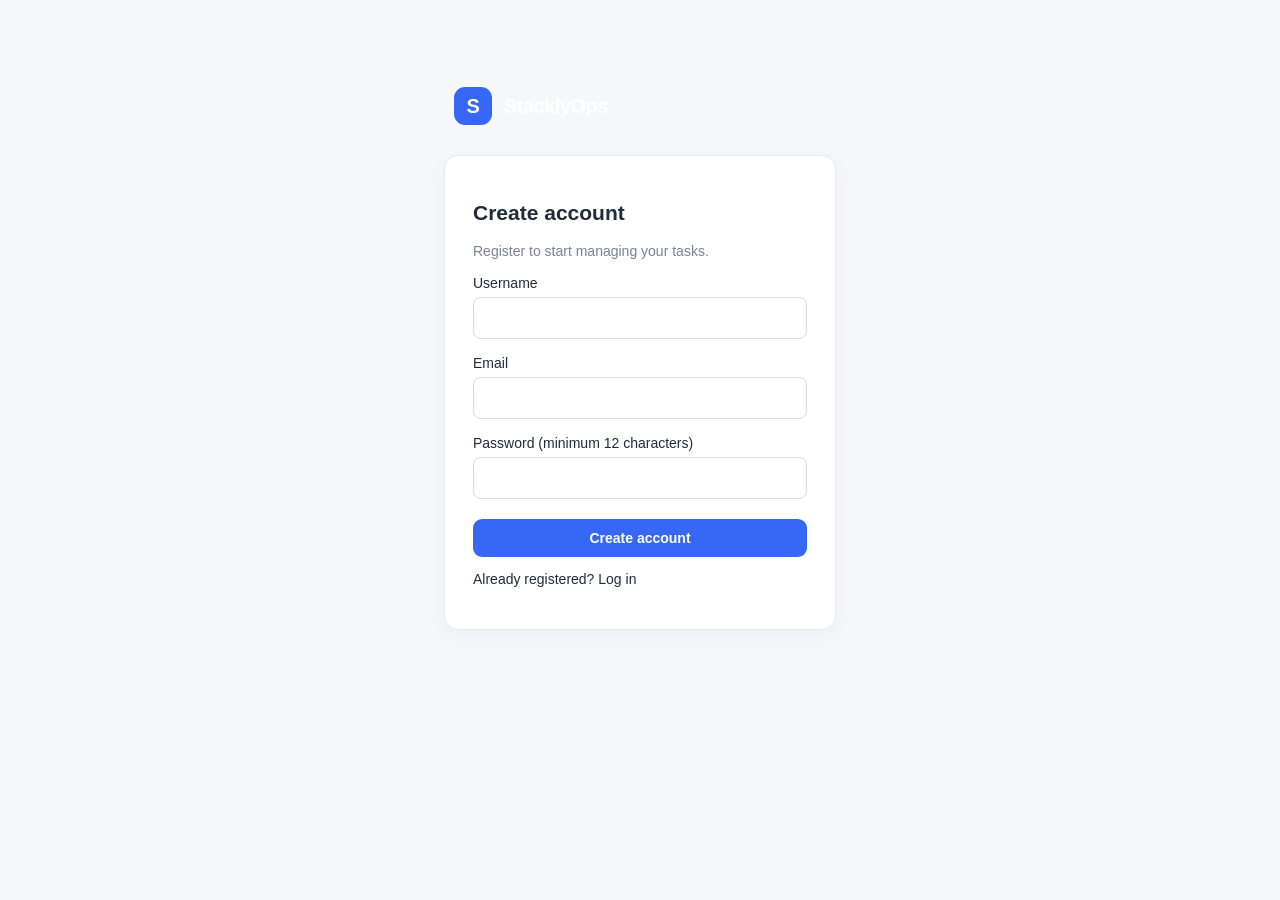
<file: FRONTEND/register.html>
<!DOCTYPE html>
<html lang="en">
<head>
  <meta charset="UTF-8">
  <meta name="viewport" content="width=device-width, initial-scale=1">
  <title>Register | StacklyOps</title>
  <link rel="stylesheet" href="assets/css/styles.css">
  <style>
    .auth-wrap{max-width:440px;margin:7vh auto;padding:24px}
    .auth-wrap .card{padding:28px}
    .auth-wrap label{display:block;margin:16px 0 6px}
    .auth-wrap input{width:100%;box-sizing:border-box;padding:12px;border:1px solid #d4dce8;border-radius:8px}
    .auth-wrap button{width:100%;margin-top:20px}
    .auth-message{margin-top:12px;color:#b42318}
  </style>
</head>
<body>
  <main class="auth-wrap">
    <a class="brand" href="register.html"><span class="brand-mark">S</span><span>StacklyOps</span></a>
    <section class="card">
      <h1>Create account</h1>
      <p class="muted">Register to start managing your tasks.</p>
      <form id="register-form">
        <label for="username">Username</label>
        <input id="username" autocomplete="username" minlength="3" maxlength="80" required>
        <label for="email">Email</label>
        <input id="email" type="email" autocomplete="email" required>
        <label for="password">Password (minimum 12 characters)</label>
        <input id="password" type="password" autocomplete="new-password" minlength="12" required>
        <button class="btn btn-primary" type="submit">Create account</button>
        <p id="message" class="auth-message" role="status"></p>
      </form>
      <p>Already registered? <a href="login.html">Log in</a></p>
    </section>
  </main>
  <script src="assets/js/register.js"></script>
</body>
</html>
</file>
<file: FRONTEND/assets/css/styles.css>
:root {
  --navy: #14213d;
  --navy-light: #1e3155;
  --blue: #3768f5;
  --blue-light: #edf2ff;
  --background: #f5f7fb;
  --surface: #ffffff;
  --text: #202b3c;
  --muted: #778399;
  --border: #e4e9f2;
  --green: #138a63;
  --red: #c64242;
  --radius: 14px;
  --shadow: 0 5px 20px rgba(25, 45, 80, .045);
}

* { box-sizing: border-box; }

body {
  margin: 0;
  background: var(--background);
  color: var(--text);
  font-family: Inter, "Segoe UI", Arial, sans-serif;
  font-size: 14px;
}

a { color: inherit; text-decoration: none; }
button, input, select, textarea { font: inherit; }
button { cursor: pointer; }

.app-shell { min-height: 100vh; }

.sidebar {
  position: fixed;
  inset: 0 auto 0 0;
  width: 250px;
  display: flex;
  flex-direction: column;
  background: var(--navy);
  color: #d5def1;
  padding: 25px 16px;
  z-index: 10;
}

.brand {
  display: flex;
  align-items: center;
  gap: 12px;
  padding: 0 10px 30px;
  color: #fff;
  font-size: 20px;
  font-weight: 750;
  letter-spacing: -.5px;
}

.brand-mark {
  display: grid;
  place-items: center;
  width: 38px;
  height: 38px;
  border-radius: 11px;
  background: var(--blue);
  color: white;
  font-weight: 800;
}

.nav-label {
  margin: 12px 12px 9px;
  color: #8998b5;
  font-size: 10px;
  font-weight: 700;
  letter-spacing: 1.4px;
  text-transform: uppercase;
}

.nav-link {
  display: flex;
  align-items: center;
  gap: 12px;
  margin: 3px 0;
  padding: 12px;
  border-radius: 9px;
  color: #c4cee1;
  transition: background .15s ease;
}

.nav-link:hover,
.nav-link.active {
  background: var(--navy-light);
  color: white;
}

.nav-link.active { box-shadow: inset 3px 0 var(--blue); }

.nav-icon {
  display: inline-grid;
  place-items: center;
  width: 22px;
  font-size: 17px;
}

.sidebar-bottom {
  margin-top: auto;
  padding: 16px 10px 0;
  border-top: 1px solid #34415b;
  color: #9eacc4;
  font-size: 12px;
  line-height: 1.7;
}

.main-area { margin-left: 250px; min-height: 100vh; }

.topbar {
  display: flex;
  align-items: center;
  justify-content: space-between;
  gap: 20px;
  min-height: 76px;
  padding: 16px 34px;
  background: var(--surface);
  border-bottom: 1px solid var(--border);
}

.breadcrumb { color: var(--muted); font-size: 12px; margin-bottom: 5px; }
.topbar-title { font-size: 19px; font-weight: 700; }

.user-chip {
  display: flex;
  align-items: center;
  gap: 10px;
  font-weight: 650;
}

.avatar {
  display: grid;
  place-items: center;
  width: 37px;
  height: 37px;
  border-radius: 50%;
  background: var(--blue-light);
  color: var(--blue);
  font-weight: 800;
}

.content { max-width: 1500px; margin: auto; padding: 30px 34px 45px; }

.page-heading {
  display: flex;
  justify-content: space-between;
  align-items: center;
  flex-wrap: wrap;
  gap: 16px;
  margin-bottom: 24px;
}

.page-heading h1 { margin: 0 0 7px; font-size: 25px; letter-spacing: -.6px; }
.page-heading p { margin: 0; color: var(--muted); line-height: 1.6; }

.grid { display: grid; gap: 20px; }
.grid-2 { grid-template-columns: repeat(2, minmax(0, 1fr)); }
.grid-3 { grid-template-columns: repeat(3, minmax(0, 1fr)); }
.grid-4 { grid-template-columns: repeat(4, minmax(0, 1fr)); }

.card {
  min-width: 0;
  background: var(--surface);
  border: 1px solid var(--border);
  border-radius: var(--radius);
  box-shadow: var(--shadow);
  padding: 22px;
}

.card-title { margin: 0; font-size: 15px; font-weight: 700; }
.card-subtitle { margin: 7px 0 0; color: var(--muted); line-height: 1.6; }

.stat-card { position: relative; overflow: hidden; }
.stat-label { color: var(--muted); font-size: 12px; font-weight: 600; }
.stat-value { margin: 14px 0 9px; font-size: 29px; font-weight: 750; letter-spacing: -1px; }
.stat-note { color: var(--muted); font-size: 12px; }

.stat-icon {
  position: absolute;
  top: 20px;
  right: 20px;
  display: grid;
  place-items: center;
  width: 40px;
  height: 40px;
  border-radius: 12px;
  background: var(--blue-light);
  color: var(--blue);
  font-size: 19px;
}

.btn {
  display: inline-flex;
  justify-content: center;
  align-items: center;
  gap: 8px;
  border: 1px solid transparent;
  border-radius: 9px;
  padding: 10px 15px;
  font-weight: 650;
  transition: opacity .15s ease;
}

.btn:hover { opacity: .86; }
.btn:disabled { opacity: .5; cursor: wait; }
.btn-primary { background: var(--blue); color: white; }
.btn-secondary { background: white; color: var(--text); border-color: var(--border); }
.btn-danger { background: #fff0f0; color: var(--red); }
.btn-small { padding: 7px 10px; font-size: 12px; }

.toolbar {
  display: flex;
  justify-content: space-between;
  align-items: center;
  flex-wrap: wrap;
  gap: 12px;
  margin-bottom: 18px;
}

.form-grid { display: grid; grid-template-columns: repeat(2, minmax(0, 1fr)); gap: 17px; }
.form-field { display: flex; flex-direction: column; gap: 7px; }
.form-field.full { grid-column: 1 / -1; }
.form-field label { font-size: 12px; font-weight: 700; }

.form-control {
  width: 100%;
  min-width: 0;
  padding: 11px 12px;
  border: 1px solid #dce3ed;
  border-radius: 9px;
  outline: none;
  background: white;
  color: var(--text);
}

.form-control:focus { border-color: var(--blue); box-shadow: 0 0 0 3px #3768f51a; }
textarea.form-control { min-height: 100px; resize: vertical; }

.table-wrap { overflow-x: auto; }
table { width: 100%; border-collapse: collapse; text-align: left; }
th {
  padding: 13px 12px;
  background: #f8faff;
  color: var(--muted);
  font-size: 11px;
  text-transform: uppercase;
  letter-spacing: .6px;
  white-space: nowrap;
}
td { padding: 15px 12px; border-bottom: 1px solid var(--border); vertical-align: middle; }
tbody tr:last-child td { border-bottom: 0; }

.badge {
  display: inline-flex;
  align-items: center;
  border-radius: 20px;
  padding: 5px 9px;
  background: #edf2ff;
  color: #3159c9;
  font-size: 11px;
  font-weight: 700;
  white-space: nowrap;
}

.badge-success { background: #e7f8f0; color: var(--green); }
.badge-warning { background: #fff4df; color: #98630b; }
.badge-danger { background: #fff0f0; color: var(--red); }

.progress-track { height: 7px; overflow: hidden; border-radius: 8px; background: #edf0f6; }
.progress-fill { height: 100%; border-radius: inherit; background: var(--blue); }

.list { display: flex; flex-direction: column; }
.list-row {
  display: flex;
  align-items: center;
  justify-content: space-between;
  gap: 15px;
  padding: 15px 0;
  border-bottom: 1px solid var(--border);
}
.list-row:last-child { border-bottom: 0; }
.muted { color: var(--muted); }
.small { font-size: 12px; }
.empty-state { padding: 35px 12px; color: var(--muted); text-align: center; }
.status-message { margin: 12px 0; font-size: 13px; line-height: 1.5; }
.status-error { color: var(--red); }
.status-success { color: var(--green); }
.section-gap { margin-top: 24px; }
.hidden { display: none !important; }

.menu-toggle {
  display: none;
  border: 1px solid var(--border);
  background: white;
  border-radius: 8px;
  padding: 8px 10px;
}

@media (max-width: 1100px) {
  .grid-4 { grid-template-columns: repeat(2, minmax(0, 1fr)); }
  .grid-3 { grid-template-columns: repeat(2, minmax(0, 1fr)); }
  .content { padding: 25px 22px 35px; }
  .topbar { padding: 16px 22px; }
}

@media (max-width: 760px) {
  .sidebar { width: 250px; transform: translateX(-100%); transition: transform .2s ease; }
  .sidebar.open { transform: translateX(0); }
  .main-area { margin-left: 0; }
  .menu-toggle { display: inline-block; }
  .topbar { justify-content: flex-start; }
  .user-chip { margin-left: auto; }
  .grid-2, .grid-3, .grid-4, .form-grid { grid-template-columns: 1fr; }
  .form-field.full { grid-column: auto; }
  .content { padding: 22px 15px 30px; }
  .page-heading h1 { font-size: 22px; }
}

/* ===== Professional top-right user profile ===== */
.topbar-heading {
  min-width: 0;
  flex: 1;
}

.profile-wrap {
  position: relative;
  flex-shrink: 0;
}

.profile-trigger {
  display: flex;
  align-items: center;
  gap: 11px;
  min-height: 52px;
  padding: 6px 11px 6px 7px;
  border: 1px solid transparent;
  border-radius: 14px;
  background: transparent;
  color: var(--text);
  text-align: left;
  transition: background .2s ease, border-color .2s ease;
}

.profile-trigger:hover,
.profile-trigger[aria-expanded="true"] {
  background: #f6f8ff;
  border-color: #e4eaff;
}

.profile-avatar {
  display: grid;
  flex-shrink: 0;
  place-items: center;
  width: 42px;
  height: 42px;
  border: 3px solid #fff;
  border-radius: 50%;
  background: linear-gradient(135deg, #3768f5, #7c65ef);
  box-shadow: 0 2px 8px #3768f52b;
  color: white;
  font-size: 14px;
  font-weight: 800;
}

.profile-summary {
  display: flex;
  flex-direction: column;
  gap: 4px;
  min-width: 0;
}

.profile-name {
  max-width: 155px;
  overflow: hidden;
  font-size: 13px;
  font-weight: 750;
  text-overflow: ellipsis;
  white-space: nowrap;
}

.profile-role {
  color: var(--muted);
  font-size: 11px;
  font-weight: 500;
}

.profile-chevron {
  flex-shrink: 0;
  color: var(--muted);
  transition: transform .2s ease;
}

.profile-trigger[aria-expanded="true"] .profile-chevron {
  transform: rotate(180deg);
}

.profile-menu {
  position: absolute;
  z-index: 30;
  top: calc(100% + 10px);
  right: 0;
  width: min(310px, calc(100vw - 30px));
  padding: 9px;
  border: 1px solid var(--border);
  border-radius: 16px;
  background: #fff;
  box-shadow: 0 18px 50px rgba(20, 33, 61, .16);
  animation: profile-menu-in .16s ease-out;
}

@keyframes profile-menu-in {
  from { opacity: 0; transform: translateY(-5px); }
  to { opacity: 1; transform: translateY(0); }
}

.profile-menu-header {
  display: flex;
  align-items: center;
  gap: 12px;
  padding: 12px 10px 14px;
}

.profile-avatar-large {
  width: 48px;
  height: 48px;
}

.profile-menu-identity {
  display: flex;
  flex-direction: column;
  align-items: flex-start;
  gap: 5px;
  min-width: 0;
}

.profile-menu-name {
  max-width: 205px;
  overflow-wrap: anywhere;
  font-size: 14px;
}

.profile-menu-email {
  max-width: 205px;
  overflow-wrap: anywhere;
  color: var(--muted);
  font-size: 12px;
}

.profile-role-badge {
  display: inline-flex;
  padding: 4px 8px;
  border-radius: 20px;
  background: var(--blue-light);
  color: #3159c9;
  font-size: 10px;
  font-weight: 750;
}

.profile-menu-divider {
  height: 1px;
  margin: 0 3px 7px;
  background: var(--border);
}

.profile-menu-item {
  display: flex;
  align-items: center;
  gap: 11px;
  width: 100%;
  margin: 3px 0;
  padding: 11px 10px;
  border: 0;
  border-radius: 9px;
  background: transparent;
  color: var(--text);
  font-size: 13px;
  font-weight: 600;
  text-align: left;
}

.profile-menu-item:hover {
  background: #f4f6fb;
}

.profile-menu-item > span {
  display: grid;
  place-items: center;
  width: 23px;
  font-size: 17px;
}

.profile-logout {
  color: var(--red);
}

.profile-logout:hover {
  background: #fff2f2;
}

.profile-menu-item:disabled {
  cursor: wait;
  opacity: .6;
}

.profile-account-note {
  margin: 6px 9px 9px;
  color: var(--muted);
  font-size: 11px;
  line-height: 1.5;
}

@media (max-width: 760px) {
  .topbar {
    gap: 10px;
    padding: 12px 14px;
  }

  .profile-trigger {
    gap: 7px;
    padding: 4px;
  }

  .profile-avatar {
    width: 37px;
    height: 37px;
  }

  .profile-summary {
    display: none;
  }

  .profile-chevron {
    width: 14px;
  }

  .breadcrumb {
    max-width: 145px;
    overflow: hidden;
    text-overflow: ellipsis;
    white-space: nowrap;
  }

  .topbar-title {
    font-size: 16px;
  }
}

/* ===== Login password visibility control ===== */
.password-field {
  position: relative;
  width: 100%;
}

.auth-wrap .password-field input {
  width: 100%;
  padding: 12px 48px 12px 12px;
}

.auth-wrap .password-toggle {
  position: absolute;
  top: 50%;
  right: 5px;
  display: grid;
  place-items: center;
  width: 38px;
  height: 38px;
  margin: 0;
  padding: 8px;
  transform: translateY(-50%);
  border: 0;
  border-radius: 8px;
  background: transparent;
  color: #778399;
}

.auth-wrap .password-toggle:hover {
  background: #edf2ff;
  color: var(--blue);
}

.password-toggle svg {
  display: block;
  width: 20px;
  height: 20px;
}

.password-toggle:focus-visible,
.profile-trigger:focus-visible,
.profile-menu-item:focus-visible {
  outline: 3px solid #3768f56b;
  outline-offset: 2px;
}

.assigned-user {
  display: inline-flex;
  align-items: center;
  gap: 10px;
  font-weight: 600;
  white-space: nowrap;
}

.user-avatar {
  display: inline-flex;
  align-items: center;
  justify-content: center;
  width: 32px;
  height: 32px;
  flex-shrink: 0;
  border-radius: 50%;
  background: #e0e7ff;
  color: #3730a3;
  font-size: 12px;
  font-weight: 700;
}

.table-wrap {
  overflow-x: auto;
}

.table-wrap table {
  width: 100%;
  min-width: 470px;
}

/* ===== StacklyOps Create Task Design ===== */

.task-page-grid {
  align-items: stretch;
  gap: 24px;
}

.create-task-card,
.workflow-card {
  box-sizing: border-box;
  min-width: 0;
  height: 100%;
  padding: 28px;
  border: 1px solid #e2e8f0;
  border-radius: 18px;
  background: #ffffff;
  box-shadow: 0 8px 28px rgba(15, 23, 42, 0.04);
}

.create-task-header,
.workflow-heading {
  display: flex;
  align-items: center;
  gap: 14px;
  margin-bottom: 28px;
}

.create-task-icon,
.workflow-icon {
  display: flex;
  align-items: center;
  justify-content: center;
  flex-shrink: 0;
  width: 48px;
  height: 48px;
  border-radius: 14px;
  background: #eef2ff;
  color: #365cf5;
  font-size: 28px;
  font-weight: 600;
}

.create-task-header .card-title,
.workflow-heading .card-title {
  margin: 0 0 6px;
  color: #172554;
  font-size: 19px;
  font-weight: 700;
}

.create-task-header .card-subtitle,
.workflow-heading .card-subtitle {
  margin: 0;
  color: #64748b;
  font-size: 13px;
  line-height: 1.6;
}

/* Form layout */

.create-task-form {
  display: flex;
  flex-direction: column;
  gap: 20px;
  width: 100%;
}

.create-task-form .form-group {
  display: flex;
  flex-direction: column;
  gap: 9px;
  width: 100%;
  margin: 0;
}

.create-task-form label {
  color: #334155;
  font-size: 14px;
  font-weight: 600;
}

.create-task-form input,
.create-task-form textarea {
  display: block;
  width: 100%;
  box-sizing: border-box;
  padding: 13px 15px;
  border: 1px solid #cbd5e1;
  border-radius: 10px;
  background: #f8fafc;
  color: #0f172a;
  font: inherit;
  font-size: 14px;
  transition: border-color 0.2s, box-shadow 0.2s,
              background 0.2s;
}

.create-task-form input {
  min-height: 46px;
}

.create-task-form textarea {
  min-height: 125px;
  resize: vertical;
  line-height: 1.6;
}

.create-task-form input:focus,
.create-task-form textarea:focus {
  outline: none;
  border-color: #4568f5;
  background: #ffffff;
  box-shadow: 0 0 0 4px rgba(69, 104, 245, 0.12);
}

.create-task-form input::placeholder,
.create-task-form textarea::placeholder {
  color: #94a3b8;
}

.form-hint {
  color: #94a3b8;
  font-size: 12px;
  line-height: 1.5;
}

.create-task-footer {
  display: flex;
  align-items: center;
  justify-content: space-between;
  flex-wrap: wrap;
  gap: 14px;
  margin-top: 2px;
}

.create-task-button {
  display: inline-flex;
  align-items: center;
  justify-content: center;
  gap: 8px;
  min-height: 46px;
  padding: 0 22px;
  border-radius: 10px;
  font-size: 14px;
  font-weight: 600;
  cursor: pointer;
  transition: transform 0.2s, box-shadow 0.2s;
}

.create-task-button:hover {
  transform: translateY(-1px);
  box-shadow: 0 6px 16px rgba(54, 92, 245, 0.2);
}

.create-task-button:focus-visible {
  outline: 3px solid #a5b4fc;
  outline-offset: 3px;
}

/* Workflow steps */

.workflow-steps {
  display: flex;
  flex-direction: column;
}

.workflow-step {
  display: flex;
  align-items: center;
  gap: 14px;
  padding: 12px 0;
}

.workflow-number {
  display: flex;
  align-items: center;
  justify-content: center;
  flex-shrink: 0;
  width: 38px;
  height: 38px;
  border: 1px solid #e0e7ff;
  border-radius: 12px;
  background: #eef2ff;
  color: #365cf5;
  font-size: 14px;
  font-weight: 700;
}

.workflow-step-content {
  flex: 1;
  min-width: 0;
}

.workflow-step-content strong {
  display: block;
  margin-bottom: 5px;
  color: #1e293b;
  font-size: 14px;
}

.workflow-step-content p {
  margin: 0;
  color: #64748b;
  font-size: 12px;
  line-height: 1.6;
}

.workflow-step-icon {
  display: flex;
  align-items: center;
  justify-content: center;
  width: 30px;
  height: 30px;
  border-radius: 9px;
  background: #f8fafc;
  color: #64748b;
  font-size: 17px;
}

.workflow-connector {
  width: 1px;
  height: 15px;
  margin-left: 18px;
  background: #dbe3f0;
}

.workflow-note {
  display: flex;
  align-items: center;
  gap: 9px;
  margin-top: 22px;
  padding: 13px 15px;
  border: 1px solid #e0e7ff;
  border-radius: 10px;
  background: #f8faff;
  color: #475569;
  font-size: 12px;
}

.workflow-note-dot {
  width: 8px;
  height: 8px;
  flex-shrink: 0;
  border-radius: 50%;
  background: #22c55e;
}

/* All tasks table */

.all-tasks-card {
  min-width: 0;
  padding: 26px;
  border-radius: 18px;
}

.all-tasks-toolbar {
  gap: 16px;
  flex-wrap: wrap;
  margin-bottom: 12px;
}

.all-tasks-toolbar .card-title {
  margin-bottom: 6px;
}

.all-tasks-card .table-wrap {
  width: 100%;
  overflow-x: auto;
}

.all-tasks-card table {
  width: 100%;
  min-width: 650px;
  border-collapse: collapse;
}

.all-tasks-card th {
  padding: 14px 16px;
  background: #f8fafc;
  color: #64748b;
  font-size: 11px;
  font-weight: 700;
  letter-spacing: 0.06em;
  text-align: left;
  text-transform: uppercase;
}

.all-tasks-card td {
  padding: 15px 16px;
  border-bottom: 1px solid #e2e8f0;
  color: #334155;
  font-size: 13px;
  vertical-align: middle;
}

.all-tasks-card tbody tr {
  transition: background 0.2s;
}

.all-tasks-card tbody tr:hover {
  background: #f8faff;
}

.all-tasks-card tbody tr:last-child td {
  border-bottom: none;
}

/* Responsive layout */

@media (max-width: 900px) {
  .create-task-card,
  .workflow-card {
    padding: 22px;
  }
}

@media (max-width: 640px) {
  .task-page-grid {
    gap: 18px;
  }

  .create-task-card,
  .workflow-card,
  .all-tasks-card {
    padding: 18px;
  }

  .create-task-header,
  .workflow-heading {
    align-items: flex-start;
    gap: 12px;
  }

  .create-task-footer {
    align-items: stretch;
    flex-direction: column;
  }

  .create-task-button {
    width: 100%;
  }

  .all-tasks-toolbar {
    align-items: flex-start;
  }
}
</file>
